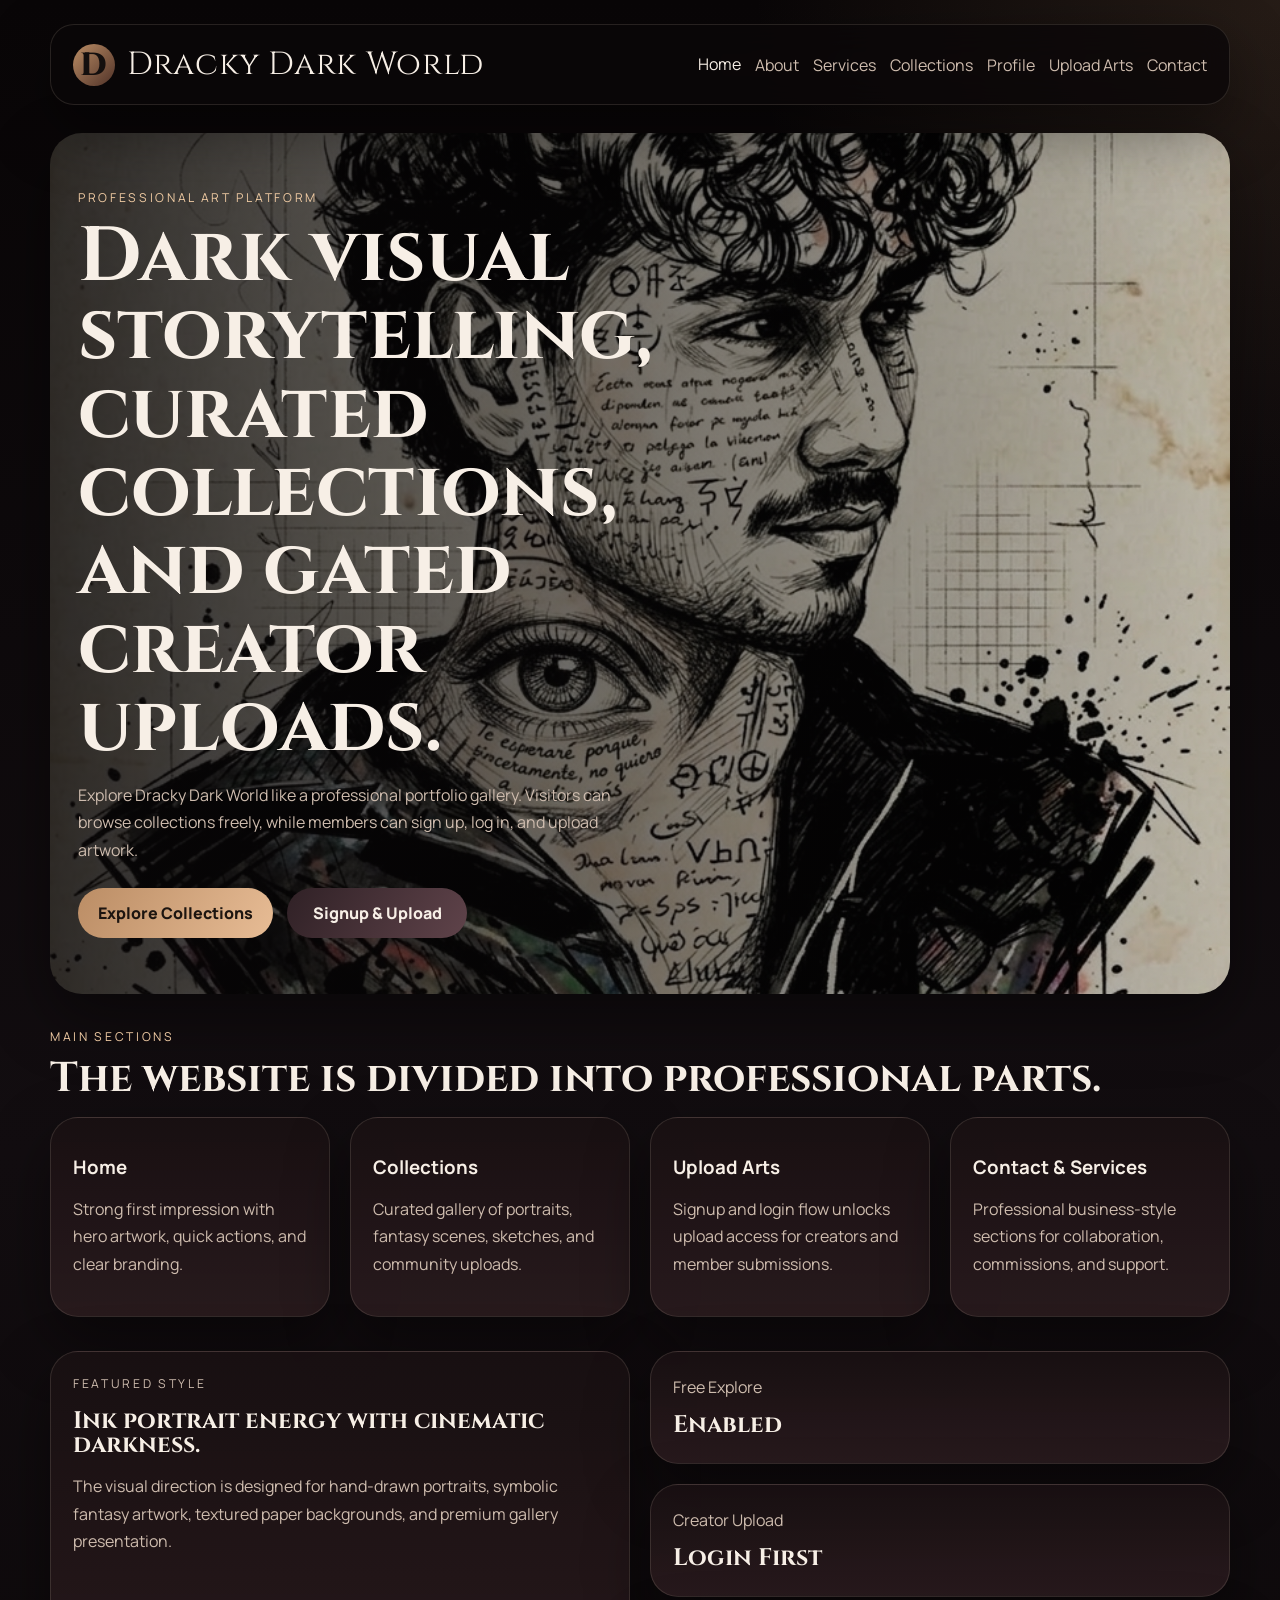
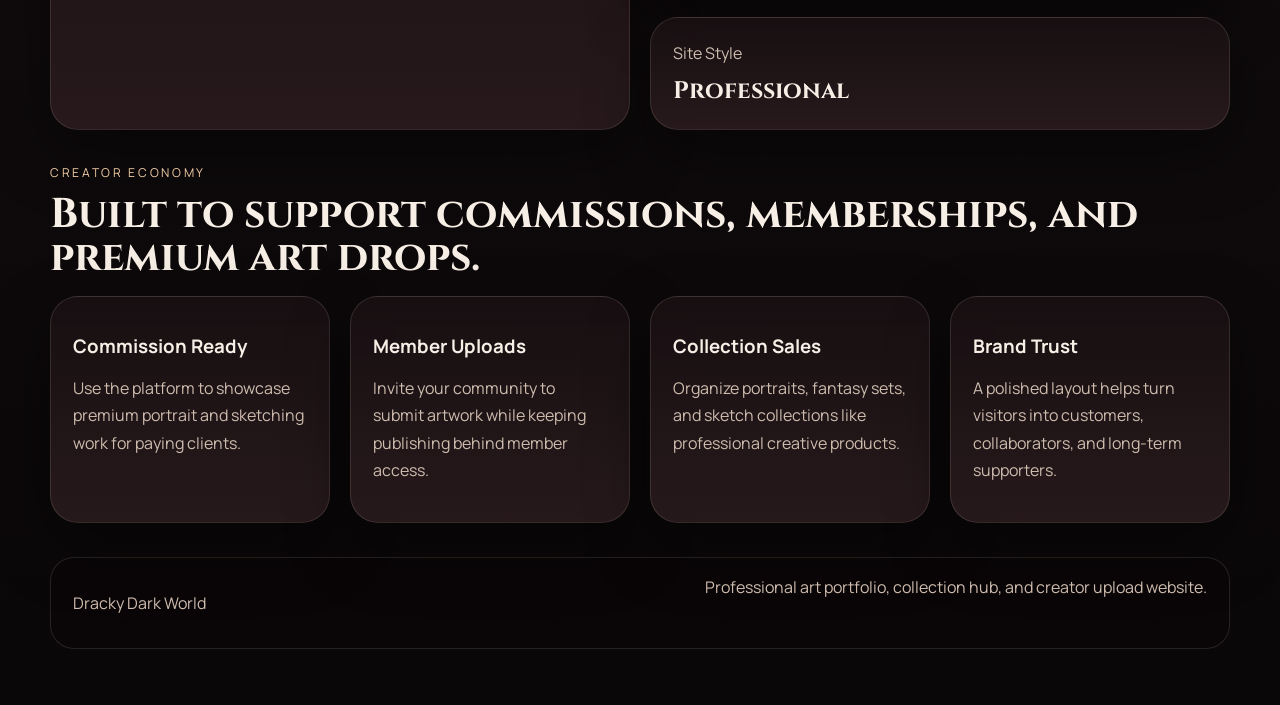
<file: index.html>
<!DOCTYPE html>
<html lang="en">
<head>
  <meta charset="UTF-8">
  <meta name="viewport" content="width=device-width, initial-scale=1.0">
  <title>Dracky Dark World | Home</title>
  <link rel="preconnect" href="https://fonts.googleapis.com">
  <link rel="preconnect" href="https://fonts.gstatic.com" crossorigin>
  <link href="https://fonts.googleapis.com/css2?family=Cinzel:wght@600;700;800&family=Manrope:wght@400;500;700&display=swap" rel="stylesheet">
  <link rel="stylesheet" href="style.css">
</head>
<body>
  <div class="site-shell">
    <header class="site-header">
      <a class="site-brand" href="index.html">
        <span class="brand-mark">D</span>
        <span>Dracky Dark World</span>
      </a>
      <nav class="site-nav">
        <a href="index.html" aria-current="page">Home</a>
        <a href="about.html">About</a>
        <a href="services.html">Services</a>
        <a href="gallery.html">Collections</a>
        <a href="profile.html">Profile</a>
        <a href="upload.html">Upload Arts</a>
        <a href="contact.html">Contact</a>
      </nav>
    </header>

    <main>
      <section class="hero-banner">
        <div class="hero-panel">
          <p class="eyebrow">Professional Art Platform</p>
          <h1>Dark visual storytelling, curated collections, and gated creator uploads.</h1>
          <p class="lead">
            Explore Dracky Dark World like a professional portfolio gallery. Visitors can browse
            collections freely, while members can sign up, log in, and upload artwork.
          </p>
          <div class="hero-actions">
            <a class="button button-primary" href="gallery.html">Explore Collections</a>
            <a class="button button-secondary" href="upload.html">Signup & Upload</a>
          </div>
        </div>
      </section>

      <section class="section">
        <div class="section-title">
          <p class="eyebrow">Main Sections</p>
          <h2>The website is divided into professional parts.</h2>
        </div>
        <div class="feature-grid">
          <article class="info-card">
            <h3>Home</h3>
            <p>Strong first impression with hero artwork, quick actions, and clear branding.</p>
          </article>
          <article class="info-card">
            <h3>Collections</h3>
            <p>Curated gallery of portraits, fantasy scenes, sketches, and community uploads.</p>
          </article>
          <article class="info-card">
            <h3>Upload Arts</h3>
            <p>Signup and login flow unlocks upload access for creators and member submissions.</p>
          </article>
          <article class="info-card">
            <h3>Contact & Services</h3>
            <p>Professional business-style sections for collaboration, commissions, and support.</p>
          </article>
        </div>
      </section>

      <section class="section split-section">
        <article class="spotlight-card">
          <p class="eyebrow">Featured Style</p>
          <h2>Ink portrait energy with cinematic darkness.</h2>
          <p>
            The visual direction is designed for hand-drawn portraits, symbolic fantasy artwork,
            textured paper backgrounds, and premium gallery presentation.
          </p>
        </article>

        <article class="metric-stack">
          <div class="metric-card">
            <span>Free Explore</span>
            <strong>Enabled</strong>
          </div>
          <div class="metric-card">
            <span>Creator Upload</span>
            <strong>Login First</strong>
          </div>
          <div class="metric-card">
            <span>Site Style</span>
            <strong>Professional</strong>
          </div>
        </article>
      </section>

      <section class="section">
        <div class="section-title">
          <p class="eyebrow">Creator Economy</p>
          <h2>Built to support commissions, memberships, and premium art drops.</h2>
        </div>
        <div class="feature-grid">
          <article class="info-card">
            <h3>Commission Ready</h3>
            <p>Use the platform to showcase premium portrait and sketching work for paying clients.</p>
          </article>
          <article class="info-card">
            <h3>Member Uploads</h3>
            <p>Invite your community to submit artwork while keeping publishing behind member access.</p>
          </article>
          <article class="info-card">
            <h3>Collection Sales</h3>
            <p>Organize portraits, fantasy sets, and sketch collections like professional creative products.</p>
          </article>
          <article class="info-card">
            <h3>Brand Trust</h3>
            <p>A polished layout helps turn visitors into customers, collaborators, and long-term supporters.</p>
          </article>
        </div>
      </section>
    </main>

    <footer class="site-footer">
      <p>Dracky Dark World</p>
      <span>Professional art portfolio, collection hub, and creator upload website.</span>
    </footer>
  </div>

  <script src="script.js"></script>
</body>
</html>
</file>
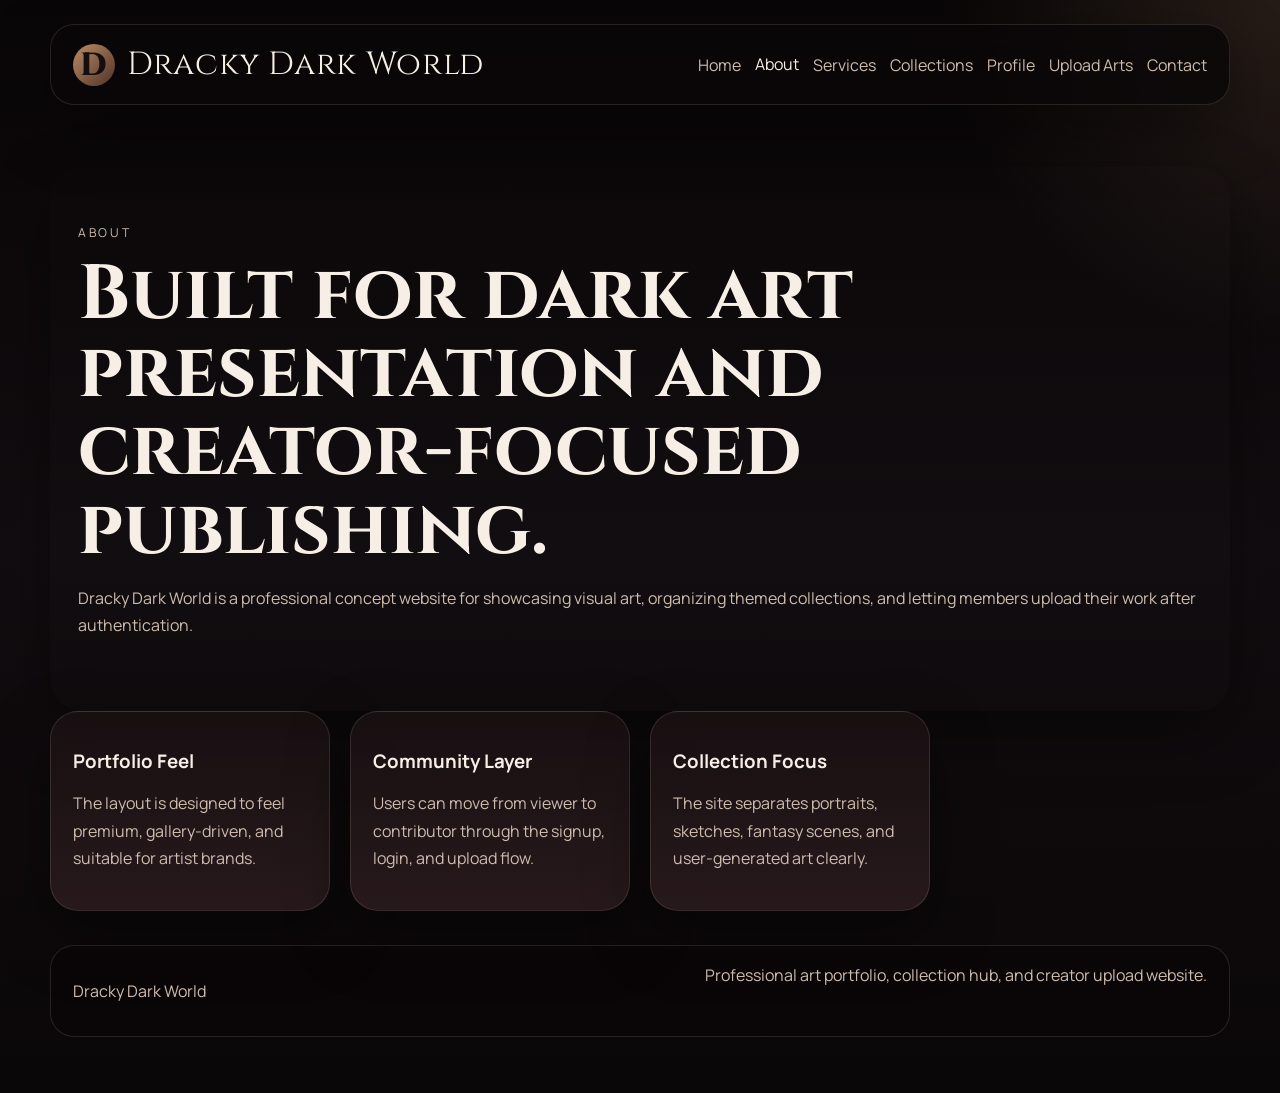
<file: about.html>
<!DOCTYPE html>
<html lang="en">
<head>
  <meta charset="UTF-8">
  <meta name="viewport" content="width=device-width, initial-scale=1.0">
  <title>Dracky Dark World | About</title>
  <link rel="preconnect" href="https://fonts.googleapis.com">
  <link rel="preconnect" href="https://fonts.gstatic.com" crossorigin>
  <link href="https://fonts.googleapis.com/css2?family=Cinzel:wght@600;700;800&family=Manrope:wght@400;500;700&display=swap" rel="stylesheet">
  <link rel="stylesheet" href="style.css">
</head>
<body>
  <div class="site-shell">
    <header class="site-header">
      <a class="site-brand" href="index.html">
        <span class="brand-mark">D</span>
        <span>Dracky Dark World</span>
      </a>
      <nav class="site-nav">
        <a href="index.html">Home</a>
        <a href="about.html" aria-current="page">About</a>
        <a href="services.html">Services</a>
        <a href="gallery.html">Collections</a>
        <a href="profile.html">Profile</a>
        <a href="upload.html">Upload Arts</a>
        <a href="contact.html">Contact</a>
      </nav>
    </header>

    <main class="page-main">
      <section class="page-hero">
        <p class="eyebrow">About</p>
        <h1>Built for dark art presentation and creator-focused publishing.</h1>
        <p class="lead">
          Dracky Dark World is a professional concept website for showcasing visual art,
          organizing themed collections, and letting members upload their work after authentication.
        </p>
      </section>

      <section class="feature-grid">
        <article class="info-card">
          <h3>Portfolio Feel</h3>
          <p>The layout is designed to feel premium, gallery-driven, and suitable for artist brands.</p>
        </article>
        <article class="info-card">
          <h3>Community Layer</h3>
          <p>Users can move from viewer to contributor through the signup, login, and upload flow.</p>
        </article>
        <article class="info-card">
          <h3>Collection Focus</h3>
          <p>The site separates portraits, sketches, fantasy scenes, and user-generated art clearly.</p>
        </article>
      </section>
    </main>

    <footer class="site-footer">
      <p>Dracky Dark World</p>
      <span>Professional art portfolio, collection hub, and creator upload website.</span>
    </footer>
  </div>

  <script src="script.js"></script>
</body>
</html>
</file>
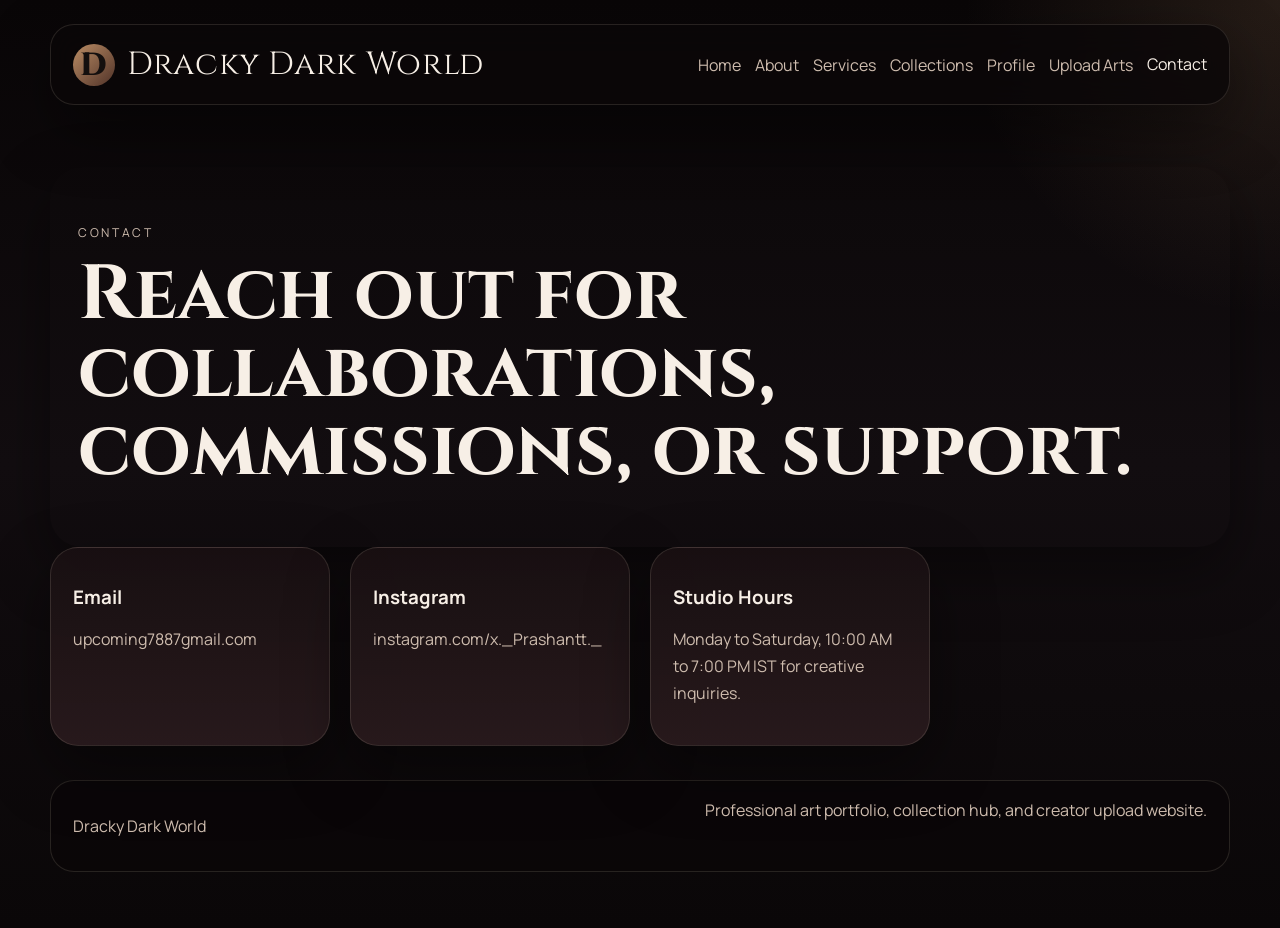
<file: contact.html>
<!DOCTYPE html>
<html lang="en">
<head>
  <meta charset="UTF-8">
  <meta name="viewport" content="width=device-width, initial-scale=1.0">
  <title>Dracky Dark World | Contact</title>
  <link rel="preconnect" href="https://fonts.googleapis.com">
  <link rel="preconnect" href="https://fonts.gstatic.com" crossorigin>
  <link href="https://fonts.googleapis.com/css2?family=Cinzel:wght@600;700;800&family=Manrope:wght@400;500;700&display=swap" rel="stylesheet">
  <link rel="stylesheet" href="style.css">
</head>
<body>
  <div class="site-shell">
    <header class="site-header">
      <a class="site-brand" href="index.html">
        <span class="brand-mark">D</span>
        <span>Dracky Dark World</span>
      </a>
      <nav class="site-nav">
        <a href="index.html">Home</a>
        <a href="about.html">About</a>
        <a href="services.html">Services</a>
        <a href="gallery.html">Collections</a>
        <a href="profile.html">Profile</a>
        <a href="upload.html">Upload Arts</a>
        <a href="contact.html" aria-current="page">Contact</a>
      </nav>
    </header>

    <main class="page-main">
      <section class="page-hero">
        <p class="eyebrow">Contact</p>
        <h1>Reach out for collaborations, commissions, or support.</h1>
      </section>

      <section class="feature-grid">
        <article class="info-card">
          <h3>Email</h3>
          <p><a href="mailto:upcoming7887gmail.com">upcoming7887gmail.com</a></p>
        </article>
        <article class="info-card">
          <h3>Instagram</h3>
          <p><a href="https://www.instagram.com/x._prashantt._" target="_blank" rel="noreferrer">instagram.com/x._Prashantt._</a></p>
        </article>
        <article class="info-card">
          <h3>Studio Hours</h3>
          <p>Monday to Saturday, 10:00 AM to 7:00 PM IST for creative inquiries.</p>
        </article>
      </section>
    </main>

    <footer class="site-footer">
      <p>Dracky Dark World</p>
      <span>Professional art portfolio, collection hub, and creator upload website.</span>
    </footer>
  </div>

  <script src="script.js"></script>
</body>
</html>
</file>
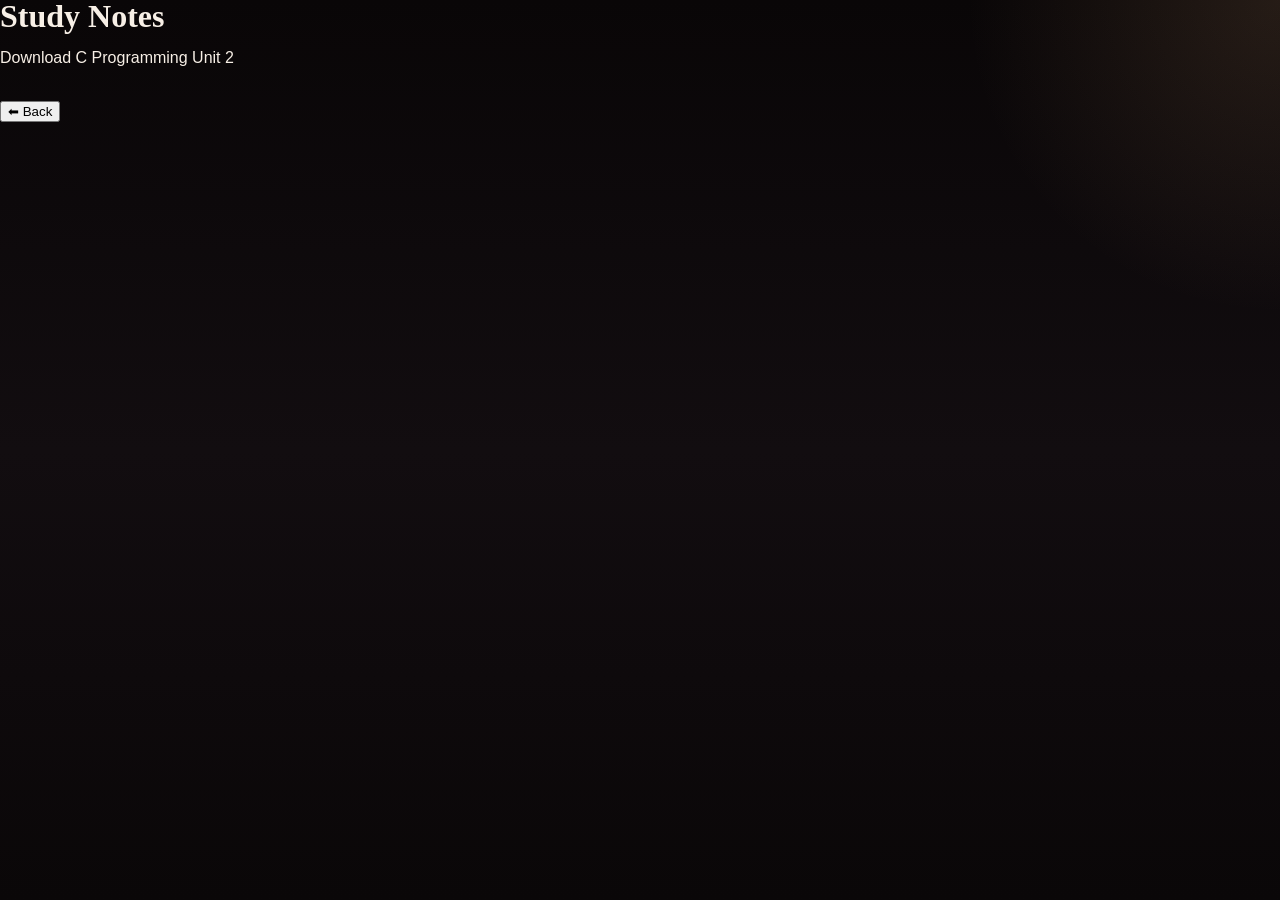
<file: notes.html>
<!DOCTYPE html>
<html>
<head>
<title>Notes</title>
<link rel="stylesheet" href="style.css">
</head>

<body class="notes">

<div class="content">

<h1>Study Notes</h1>

<p><a href="notes/c-unit2.pptx">Download C Programming Unit 2</a></p>

<br>

<button onclick="history.back()" class="back">⬅ Back</button>

</div>

</body>
</html>
</file>
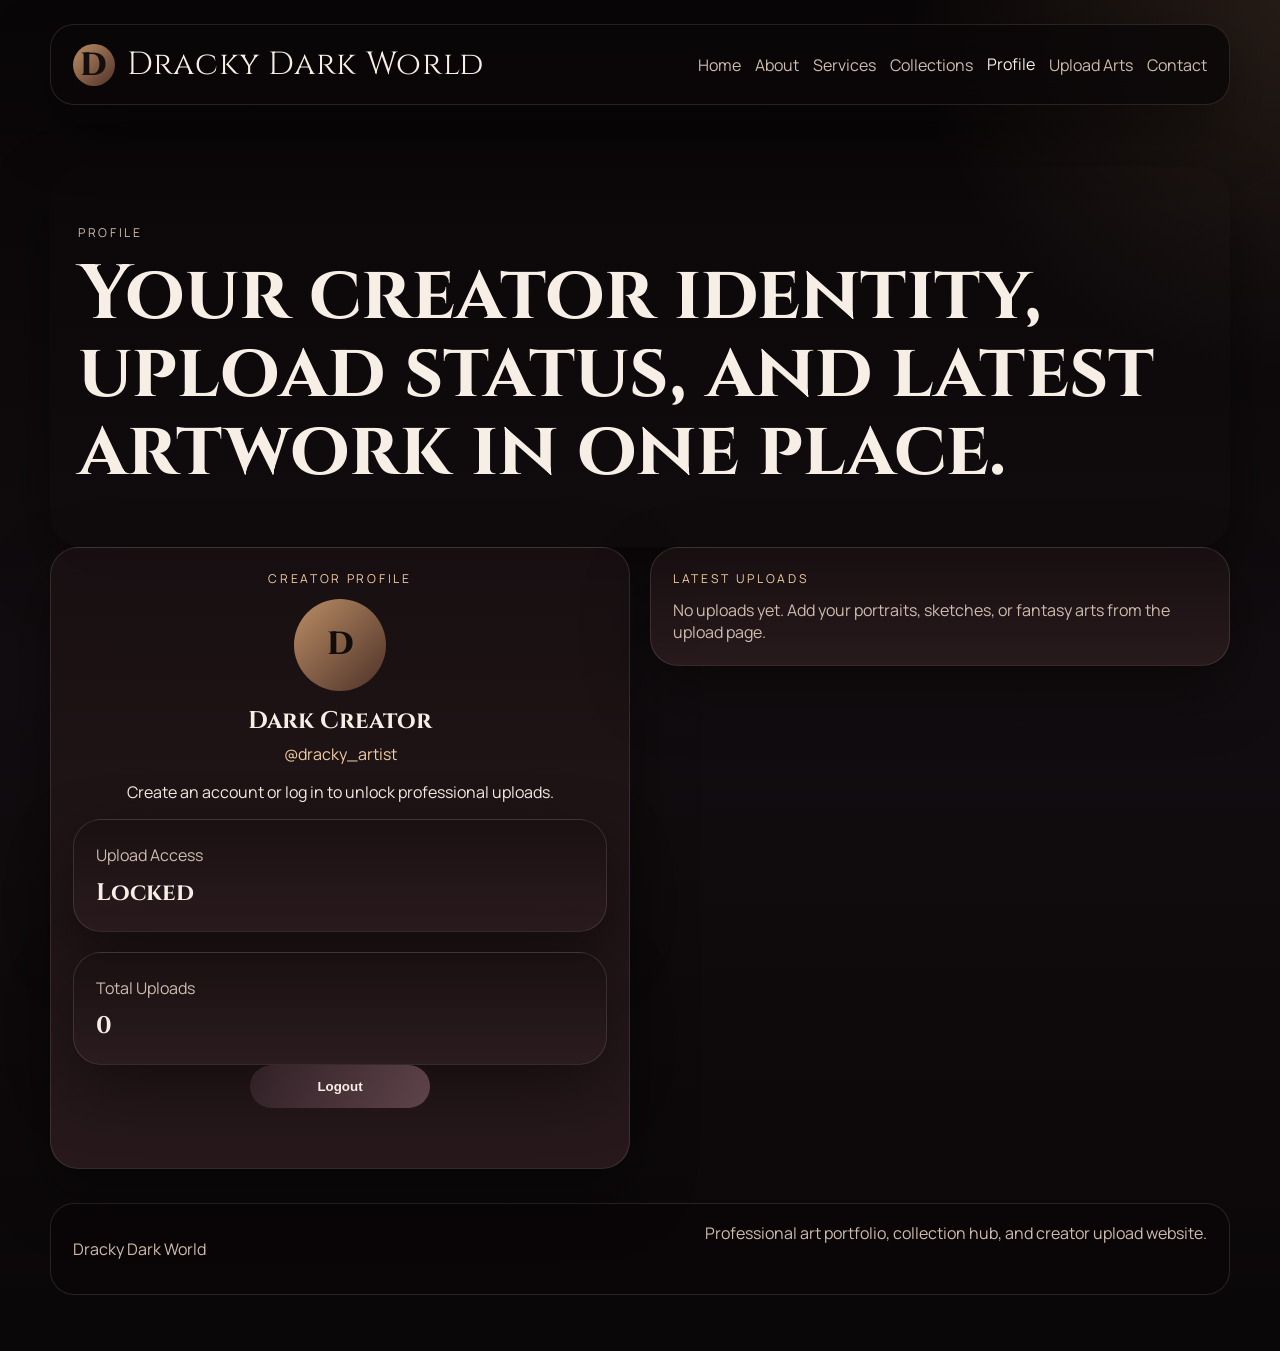
<file: profile.html>
<!DOCTYPE html>
<html lang="en">
<head>
  <meta charset="UTF-8">
  <meta name="viewport" content="width=device-width, initial-scale=1.0">
  <title>Dracky Dark World | Profile</title>
  <link rel="preconnect" href="https://fonts.googleapis.com">
  <link rel="preconnect" href="https://fonts.gstatic.com" crossorigin>
  <link href="https://fonts.googleapis.com/css2?family=Cinzel:wght@600;700;800&family=Manrope:wght@400;500;700&display=swap" rel="stylesheet">
  <link rel="stylesheet" href="style.css">
</head>
<body>
  <div class="site-shell">
    <header class="site-header">
      <a class="site-brand" href="index.html">
        <span class="brand-mark">D</span>
        <span>Dracky Dark World</span>
      </a>
      <nav class="site-nav">
        <a href="index.html">Home</a>
        <a href="about.html">About</a>
        <a href="services.html">Services</a>
        <a href="gallery.html">Collections</a>
        <a href="profile.html" aria-current="page">Profile</a>
        <a href="upload.html">Upload Arts</a>
        <a href="contact.html">Contact</a>
      </nav>
    </header>

    <main class="page-main">
      <section class="page-hero">
        <p class="eyebrow">Profile</p>
        <h1>Your creator identity, upload status, and latest artwork in one place.</h1>
      </section>

      <section class="two-column profile-layout">
        <article class="panel-card profile-card">
          <p class="eyebrow">Creator Profile</p>
          <div class="profile-badge" id="profileAvatar">D</div>
          <h2 id="profileName">Dark Creator</h2>
          <p class="profile-handle" id="profileHandle">@dracky_artist</p>
          <p id="profileMessage">Sign up on the upload page to activate your creator profile.</p>
          <div class="metric-stack compact-stack">
            <div class="metric-card">
              <span>Upload Access</span>
              <strong id="profileAccess">Locked</strong>
            </div>
            <div class="metric-card">
              <span>Total Uploads</span>
              <strong id="profileUploadCount">0</strong>
            </div>
          </div>
          <button class="button button-secondary" id="logoutButton" type="button">Logout</button>
          <p class="form-status" id="logoutStatus" aria-live="polite"></p>
        </article>

        <article class="panel-card">
          <p class="eyebrow">Latest Uploads</p>
          <div class="mini-gallery-list" id="profileUploads">
            <p class="empty-note">No uploads yet. Add your portraits, sketches, or fantasy arts from the upload page.</p>
          </div>
        </article>
      </section>
    </main>

    <footer class="site-footer">
      <p>Dracky Dark World</p>
      <span>Professional art portfolio, collection hub, and creator upload website.</span>
    </footer>
  </div>

  <script src="script.js"></script>
</body>
</html>
</file>
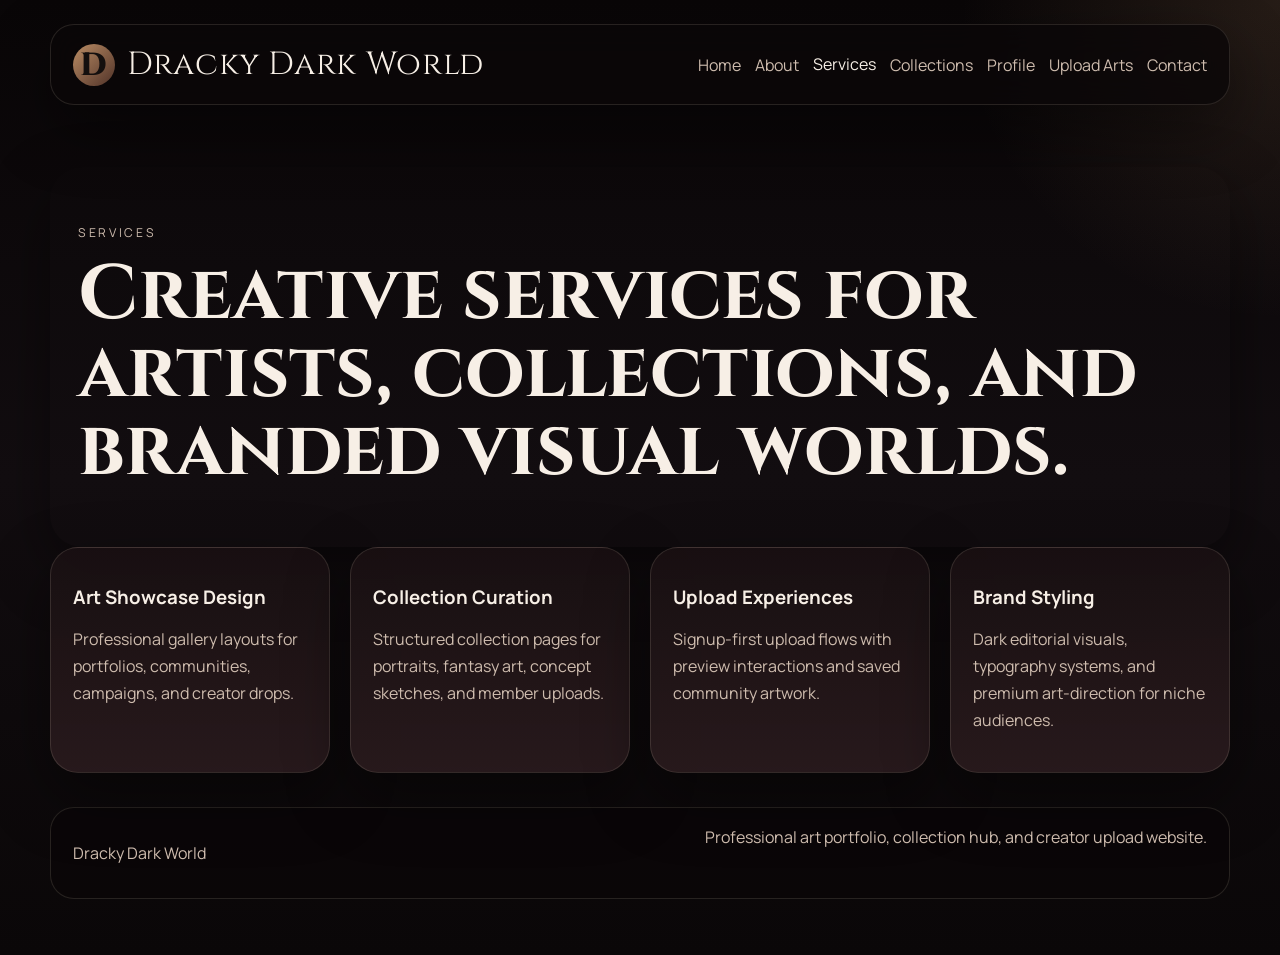
<file: services.html>
<!DOCTYPE html>
<html lang="en">
<head>
  <meta charset="UTF-8">
  <meta name="viewport" content="width=device-width, initial-scale=1.0">
  <title>Dracky Dark World | Services</title>
  <link rel="preconnect" href="https://fonts.googleapis.com">
  <link rel="preconnect" href="https://fonts.gstatic.com" crossorigin>
  <link href="https://fonts.googleapis.com/css2?family=Cinzel:wght@600;700;800&family=Manrope:wght@400;500;700&display=swap" rel="stylesheet">
  <link rel="stylesheet" href="style.css">
</head>
<body>
  <div class="site-shell">
    <header class="site-header">
      <a class="site-brand" href="index.html">
        <span class="brand-mark">D</span>
        <span>Dracky Dark World</span>
      </a>
      <nav class="site-nav">
        <a href="index.html">Home</a>
        <a href="about.html">About</a>
        <a href="services.html" aria-current="page">Services</a>
        <a href="gallery.html">Collections</a>
        <a href="profile.html">Profile</a>
        <a href="upload.html">Upload Arts</a>
        <a href="contact.html">Contact</a>
      </nav>
    </header>

    <main class="page-main">
      <section class="page-hero">
        <p class="eyebrow">Services</p>
        <h1>Creative services for artists, collections, and branded visual worlds.</h1>
      </section>

      <section class="feature-grid">
        <article class="info-card">
          <h3>Art Showcase Design</h3>
          <p>Professional gallery layouts for portfolios, communities, campaigns, and creator drops.</p>
        </article>
        <article class="info-card">
          <h3>Collection Curation</h3>
          <p>Structured collection pages for portraits, fantasy art, concept sketches, and member uploads.</p>
        </article>
        <article class="info-card">
          <h3>Upload Experiences</h3>
          <p>Signup-first upload flows with preview interactions and saved community artwork.</p>
        </article>
        <article class="info-card">
          <h3>Brand Styling</h3>
          <p>Dark editorial visuals, typography systems, and premium art-direction for niche audiences.</p>
        </article>
      </section>
    </main>

    <footer class="site-footer">
      <p>Dracky Dark World</p>
      <span>Professional art portfolio, collection hub, and creator upload website.</span>
    </footer>
  </div>

  <script src="script.js"></script>
</body>
</html>
</file>
<file: style.css>
:root {
  --bg: #0a0708;
  --bg-soft: #171013;
  --panel: rgba(25, 16, 18, 0.9);
  --panel-2: rgba(45, 29, 32, 0.82);
  --text: #f7efe6;
  --muted: #cebcae;
  --accent: #bb8d65;
  --accent-strong: #f1cca4;
  --line: rgba(255, 234, 212, 0.12);
  --shadow: 0 24px 64px rgba(0, 0, 0, 0.42);
}

* {
  box-sizing: border-box;
}

body {
  margin: 0;
  min-height: 100vh;
  color: var(--text);
  font-family: "Manrope", sans-serif;
  background:
    radial-gradient(circle at top right, rgba(187, 141, 101, 0.16), transparent 20%),
    linear-gradient(180deg, #090607, #120d10 50%, #0a0708);
}

a {
  color: inherit;
  text-decoration: none;
}

img {
  display: block;
  max-width: 100%;
}

.site-shell {
  width: min(1180px, calc(100% - 28px));
  margin: 0 auto;
  padding: 24px 0 56px;
}

.site-header {
  display: flex;
  justify-content: space-between;
  align-items: center;
  gap: 20px;
  padding: 18px 22px;
  border-radius: 24px;
  border: 1px solid var(--line);
  background: rgba(10, 7, 8, 0.8);
  backdrop-filter: blur(16px);
  box-shadow: var(--shadow);
  position: sticky;
  top: 16px;
  z-index: 10;
}

.site-brand {
  display: inline-flex;
  align-items: center;
  gap: 12px;
  font-family: "Cinzel", serif;
  font-size: clamp(1.3rem, 2.6vw, 2rem);
  letter-spacing: 0.02em;
}

.brand-mark {
  display: grid;
  place-items: center;
  width: 42px;
  height: 42px;
  border-radius: 50%;
  background: linear-gradient(135deg, var(--accent), #503228);
  color: #140f0e;
  font-weight: 800;
}

.site-nav {
  display: flex;
  flex-wrap: wrap;
  gap: 14px;
}

.site-nav a {
  color: var(--muted);
  transition: color 0.2s ease, transform 0.2s ease;
}

.site-nav a:hover,
.site-nav a[aria-current="page"] {
  color: var(--text);
  transform: translateY(-1px);
}

.hero-banner,
.page-hero {
  margin-top: 28px;
  border-radius: 32px;
  overflow: hidden;
  box-shadow: var(--shadow);
}

.hero-banner {
  min-height: 620px;
  background:
    linear-gradient(90deg, rgba(8, 6, 7, 0.84), rgba(8, 6, 7, 0.25)),
    url("home.png") center/cover no-repeat;
}

.hero-panel,
.page-hero {
  padding: 56px 28px;
}

.hero-panel {
  width: min(620px, calc(100% - 32px));
}

.eyebrow {
  margin: 0 0 12px;
  color: var(--accent-strong);
  text-transform: uppercase;
  letter-spacing: 0.22em;
  font-size: 0.76rem;
}

h1,
h2 {
  margin: 0;
  font-family: "Cinzel", serif;
  line-height: 1.02;
}

.hero-panel h1,
.page-hero h1 {
  font-size: clamp(2.5rem, 6vw, 5rem);
}

.lead,
.info-card p,
.spotlight-card p,
.gallery-copy p,
.page-hero p,
.metric-card span,
.form-status {
  color: var(--muted);
  line-height: 1.7;
}

.hero-actions {
  display: flex;
  gap: 14px;
  flex-wrap: wrap;
  margin-top: 24px;
}

.button {
  display: inline-flex;
  justify-content: center;
  align-items: center;
  min-width: 180px;
  padding: 14px 20px;
  border-radius: 999px;
  font-weight: 800;
  transition: transform 0.2s ease, box-shadow 0.2s ease;
}

.button:hover {
  transform: translateY(-2px);
  box-shadow: var(--shadow);
}

.button-primary {
  background: linear-gradient(120deg, var(--accent), #e7bc95);
  color: #1d1510;
  border: 0;
}

.button-secondary {
  background: linear-gradient(120deg, #302126, #5f434a);
  color: var(--text);
  border: 0;
}

.section,
.page-main {
  padding-top: 34px;
}

.site-footer {
  display: flex;
  justify-content: space-between;
  gap: 16px;
  margin-top: 34px;
  padding: 18px 22px;
  border-radius: 24px;
  border: 1px solid var(--line);
  background: rgba(10, 7, 8, 0.7);
  color: var(--muted);
}

.section-title {
  margin-bottom: 18px;
}

.section-title h2 {
  font-size: clamp(1.7rem, 4vw, 2.6rem);
}

.feature-grid,
.gallery-grid,
.two-column,
.split-section {
  display: grid;
  gap: 20px;
}

.feature-grid {
  grid-template-columns: repeat(4, minmax(0, 1fr));
}

.gallery-grid {
  grid-template-columns: repeat(3, minmax(0, 1fr));
}

.two-column,
.split-section {
  grid-template-columns: repeat(2, minmax(0, 1fr));
}

.info-card,
.spotlight-card,
.metric-card,
.panel-card,
.gallery-card {
  border: 1px solid var(--line);
  border-radius: 28px;
  background: linear-gradient(180deg, var(--panel), var(--panel-2));
  box-shadow: var(--shadow);
}

.info-card,
.spotlight-card,
.panel-card,
.gallery-copy,
.metric-card {
  padding: 22px;
}

.spotlight-card {
  min-height: 100%;
}

.metric-stack {
  display: grid;
  gap: 20px;
}

.metric-card strong {
  display: block;
  margin-top: 8px;
  font-family: "Cinzel", serif;
  font-size: 1.5rem;
}

.stack-form label {
  display: block;
  margin-bottom: 16px;
  font-weight: 600;
}

.stack-form input,
.stack-form select,
.stack-form textarea {
  width: 100%;
  margin-top: 8px;
  padding: 14px 16px;
  border-radius: 16px;
  border: 1px solid var(--line);
  background: rgba(255, 255, 255, 0.04);
  color: var(--text);
  font: inherit;
}

.stack-form textarea {
  resize: vertical;
}

.stack-form input:focus,
.stack-form select:focus,
.stack-form textarea:focus,
.filter-chip:focus,
.button:focus {
  outline: 2px solid rgba(241, 204, 164, 0.45);
  outline-offset: 2px;
}

.gallery-card {
  overflow: hidden;
}

.gallery-card img {
  width: 100%;
  height: 260px;
  object-fit: cover;
}

.gallery-copy span {
  display: inline-flex;
  padding: 7px 12px;
  border-radius: 999px;
  border: 1px solid var(--line);
  color: var(--accent-strong);
  background: rgba(255, 255, 255, 0.05);
}

.gallery-copy h3,
.info-card h3,
.spotlight-card h2,
.panel-card h2 {
  margin: 14px 0 10px;
}

.art-preview img {
  width: 100%;
  height: 340px;
  object-fit: cover;
  border-radius: 20px;
  margin-bottom: 18px;
}

.preview-copy {
  padding: 0;
}

.filter-bar {
  display: flex;
  flex-wrap: wrap;
  gap: 12px;
  margin: 0 0 20px;
}

.filter-chip {
  padding: 10px 16px;
  border-radius: 999px;
  border: 1px solid var(--line);
  background: rgba(255, 255, 255, 0.04);
  color: var(--text);
  cursor: pointer;
  font: inherit;
}

.filter-chip.active {
  background: linear-gradient(120deg, var(--accent), #e7bc95);
  color: #1d1510;
}

.form-status {
  min-height: 24px;
  margin: 14px 0 0;
}

.gated-upload {
  position: relative;
}

.gated-upload.locked::after {
  content: "Signup or login required before upload";
  position: absolute;
  inset: 95px 0 0 0;
  display: grid;
  place-items: center;
  text-align: center;
  color: var(--accent-strong);
  font-weight: 800;
  letter-spacing: 0.05em;
  border-radius: 28px;
  background: rgba(8, 6, 7, 0.68);
  z-index: 2;
  pointer-events: none;
}

.gated-upload.locked .two-column {
  filter: blur(3px);
  pointer-events: none;
  user-select: none;
}

.profile-layout {
  align-items: start;
}

.profile-card {
  text-align: center;
}

.profile-badge {
  display: grid;
  place-items: center;
  width: 92px;
  height: 92px;
  margin: 8px auto 18px;
  border-radius: 50%;
  background: linear-gradient(135deg, var(--accent), #4d3128);
  color: #120c0a;
  font-family: "Cinzel", serif;
  font-size: 2rem;
  font-weight: 800;
}

.profile-handle {
  margin-top: 0;
  color: var(--accent-strong);
}

.compact-stack .metric-card {
  text-align: left;
}

.mini-gallery-list {
  display: grid;
  gap: 14px;
}

.mini-gallery-item {
  display: grid;
  grid-template-columns: 84px 1fr;
  gap: 14px;
  align-items: center;
  padding: 12px;
  border-radius: 20px;
  border: 1px solid var(--line);
  background: rgba(255, 255, 255, 0.03);
}

.mini-gallery-item img {
  width: 84px;
  height: 84px;
  object-fit: cover;
  border-radius: 16px;
}

.mini-gallery-item h3 {
  margin: 0 0 6px;
}

.mini-gallery-item p,
.empty-note {
  margin: 0;
  color: var(--muted);
}

@media (max-width: 1080px) {
  .feature-grid {
    grid-template-columns: repeat(2, minmax(0, 1fr));
  }
}

@media (max-width: 900px) {
  .two-column,
  .split-section,
  .gallery-grid {
    grid-template-columns: 1fr;
  }

  .site-header {
    display: grid;
  }
}

@media (max-width: 720px) {
  .site-shell {
    width: min(100% - 16px, 1180px);
  }

  .feature-grid,
  .gallery-grid {
    grid-template-columns: 1fr;
  }

  .site-footer,
  .mini-gallery-item {
    grid-template-columns: 1fr;
    display: grid;
  }

  .hero-banner {
    min-height: 520px;
  }

  .hero-panel,
  .page-hero {
    padding: 36px 18px;
  }

  .hero-actions {
    flex-direction: column;
    align-items: stretch;
  }
}
</file>
